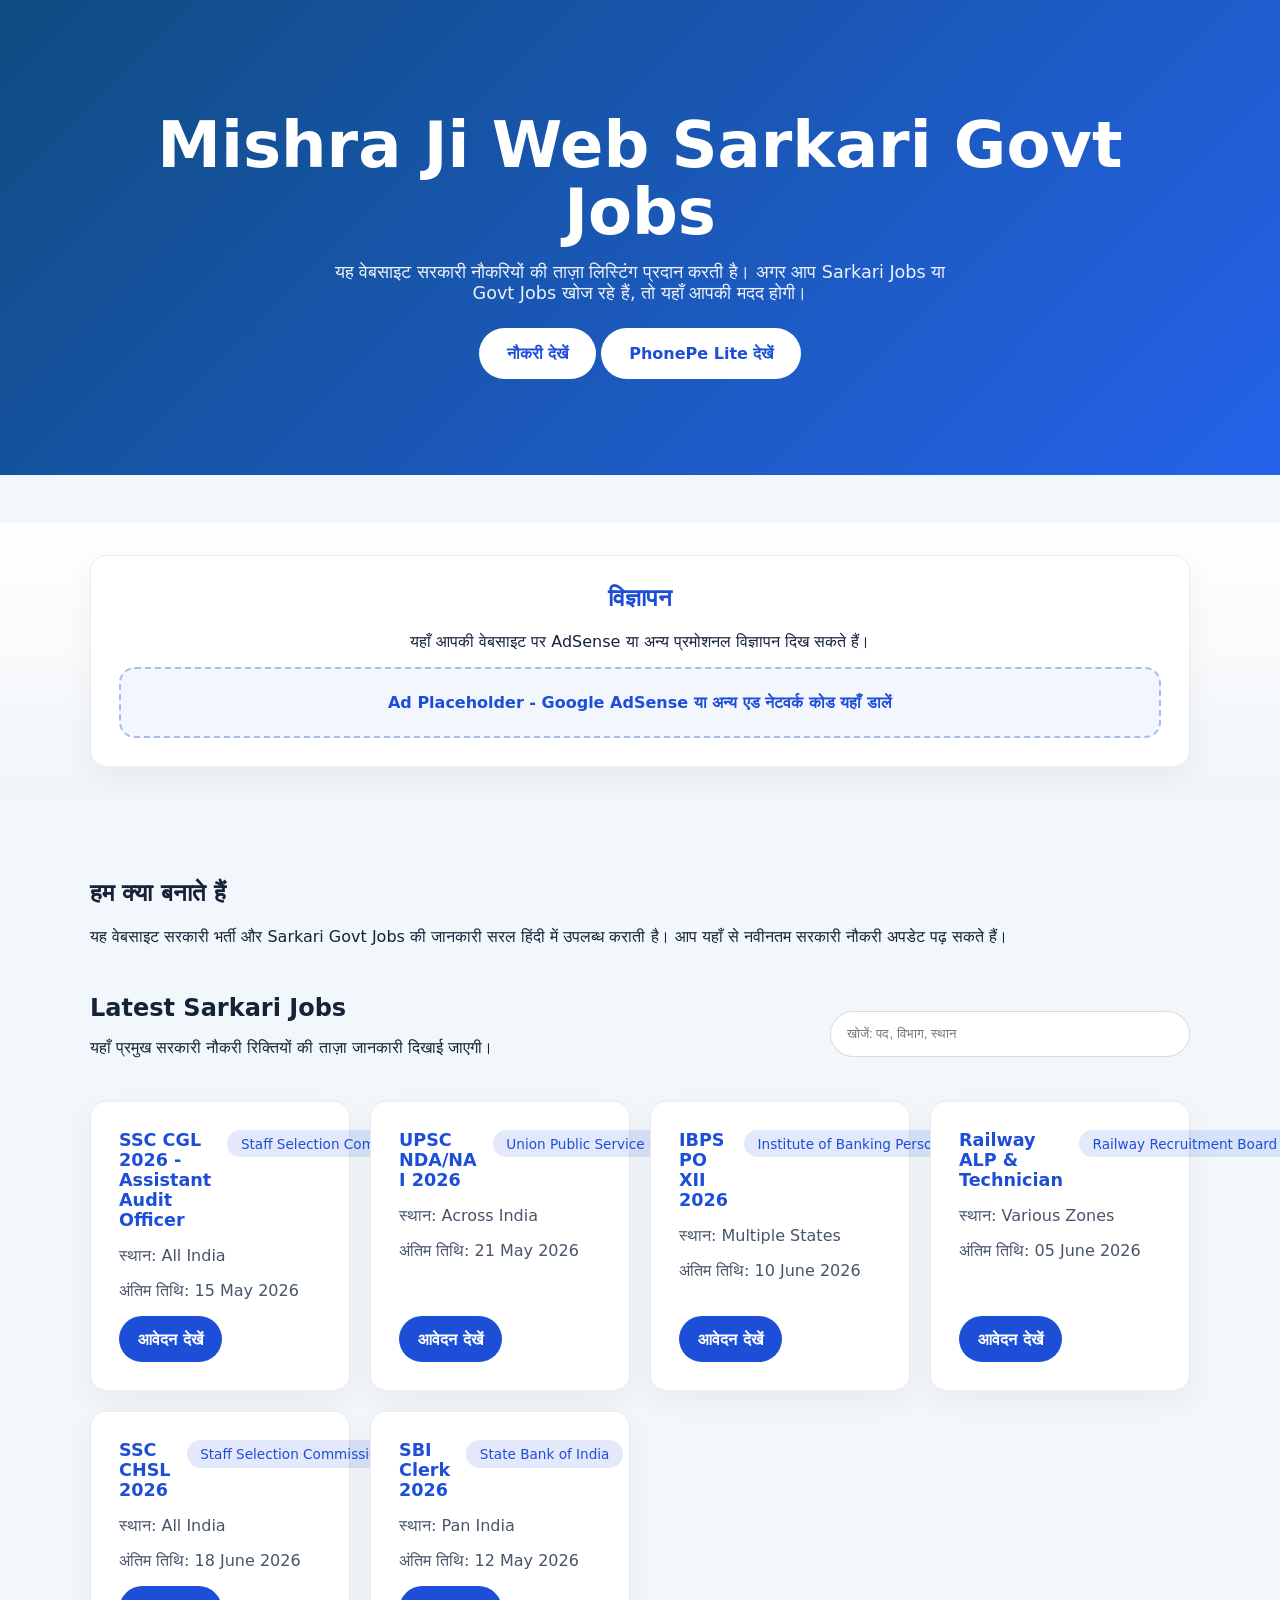
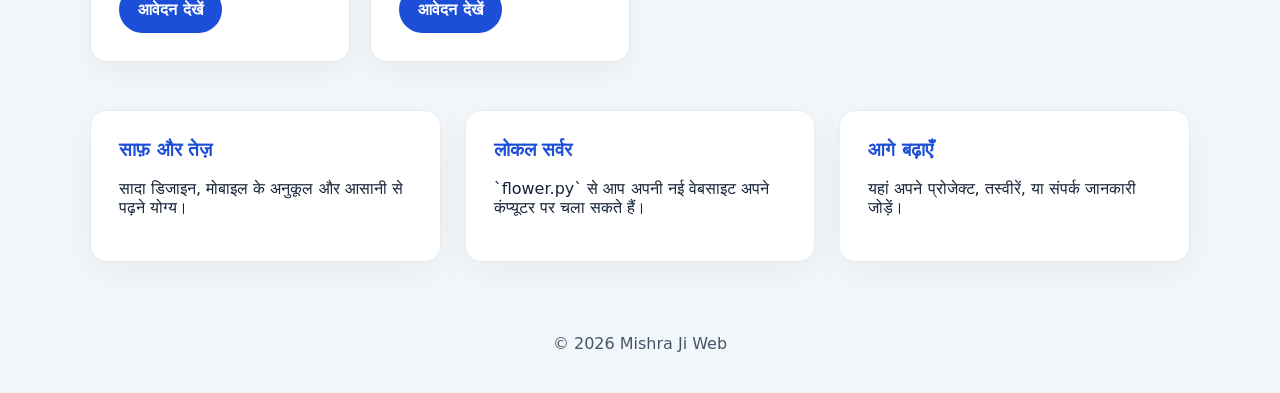
<file: index.html>
<!doctype html>
<html lang="hi">
<head>
  <meta charset="utf-8">
  <meta name="viewport" content="width=device-width, initial-scale=1">
  <title>Mishra Ji Web | Sarkari Govt Jobs</title>
  <meta name="description" content="Mishra Ji Web पर ताज़ा सरकारी भर्ती जानकारी और Sarkari Govt Jobs लिस्टिंग देखें। SSC, UPSC, IBPS, Railway जैसी नौकरियों के अपडेट यहाँ उपलब्ध हैं।">
  <meta name="keywords" content="Mishra Ji Web, Sarkari Jobs, Govt Jobs, सरकारी नौकरी, SSC, UPSC, IBPS, Railway, Sarkari Naukri">
  <link rel="stylesheet" href="styles.css">
  <script src="jobs.js" defer></script>
  <link rel="canonical" href="https://amishra96361-ui.github.io/mishra-ji-web/">
</head>
<body>
  <header class="hero">
    <div class="container">
      <h1>Mishra Ji Web Sarkari Govt Jobs</h1>
      <p>यह वेबसाइट सरकारी नौकरियों की ताज़ा लिस्टिंग प्रदान करती है। अगर आप Sarkari Jobs या Govt Jobs खोज रहे हैं, तो यहाँ आपकी मदद होगी।</p>
      <a class="button" href="#jobs">नौकरी देखें</a>
      <a class="button" href="phonepe.html">PhonePe Lite देखें</a>
    </div>
  </header>

  <section class="ad-section">
    <div class="container ad-card">
      <h2>विज्ञापन</h2>
      <p>यहाँ आपकी वेबसाइट पर AdSense या अन्य प्रमोशनल विज्ञापन दिख सकते हैं।</p>
      <div class="ad-placeholder">
        Ad Placeholder - Google AdSense या अन्य एड नेटवर्क कोड यहाँ डालें
      </div>
      <!--
      Example AdSense code:
      <script async src="https://pagead2.googlesyndication.com/pagead/js/adsbygoogle.js"></script>
      <ins class="adsbygoogle"
           style="display:block"
           data-ad-client="ca-pub-XXXXXXXXXXXX"
           data-ad-slot="1234567890"
           data-ad-format="auto"
           data-full-width-responsive="true"></ins>
      <script>
           (adsbygoogle = window.adsbygoogle || []).push({});
      </script>
      -->
    </div>
  </section>

  <main class="container">
    <section id="about">
      <h2>हम क्या बनाते हैं</h2>
      <p>यह वेबसाइट सरकारी भर्ती और Sarkari Govt Jobs की जानकारी सरल हिंदी में उपलब्ध कराती है। आप यहाँ से नवीनतम सरकारी नौकरी अपडेट पढ़ सकते हैं।</p>
    </section>

    <section id="jobs">
      <div class="section-header">
        <div>
          <h2>Latest Sarkari Jobs</h2>
          <p>यहाँ प्रमुख सरकारी नौकरी रिक्तियों की ताज़ा जानकारी दिखाई जाएगी।</p>
        </div>
        <input id="job-search" type="search" placeholder="खोजें: पद, विभाग, स्थान">
      </div>
      <div id="job-list" class="jobs-grid"></div>
    </section>

    <section class="features">
      <article>
        <h3>साफ़ और तेज़</h3>
        <p>सादा डिजाइन, मोबाइल के अनुकूल और आसानी से पढ़ने योग्य।</p>
      </article>
      <article>
        <h3>लोकल सर्वर</h3>
        <p>`flower.py` से आप अपनी नई वेबसाइट अपने कंप्यूटर पर चला सकते हैं।</p>
      </article>
      <article>
        <h3>आगे बढ़ाएँ</h3>
        <p>यहां अपने प्रोजेक्ट, तस्वीरें, या संपर्क जानकारी जोड़ें।</p>
      </article>
    </section>
  </main>

  <footer>
    <p>© 2026 Mishra Ji Web</p>
  </footer>
</body>
</html>
</file>
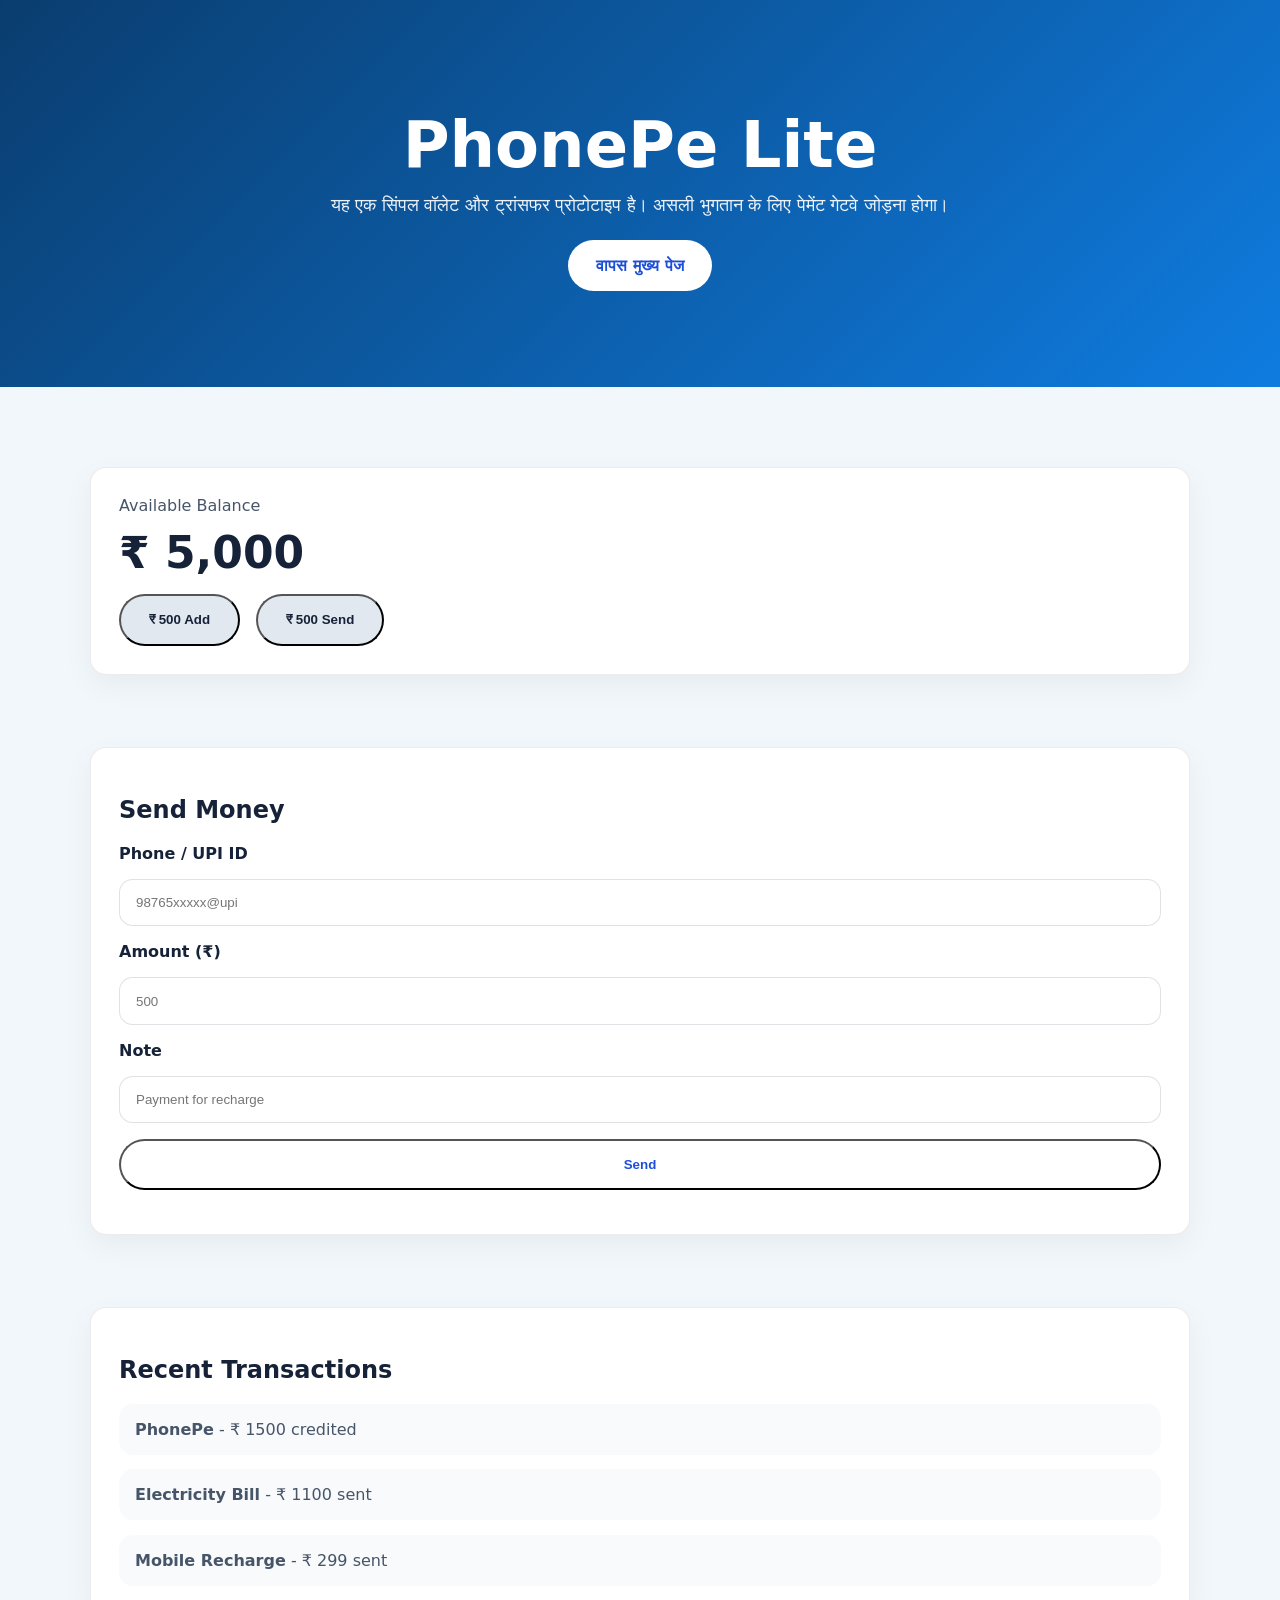
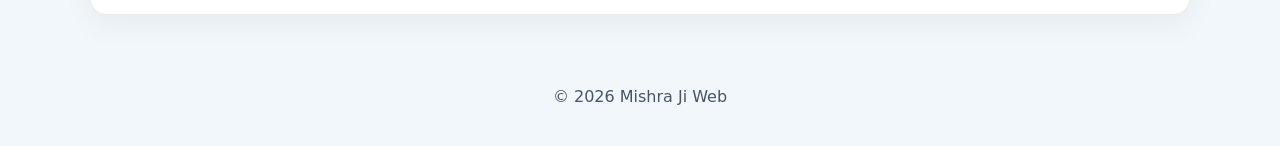
<file: phonepe.html>
<!doctype html>
<html lang="hi">
<head>
  <meta charset="utf-8">
  <meta name="viewport" content="width=device-width, initial-scale=1">
  <title>PhonePe Lite - Mishra Ji Web</title>
  <link rel="stylesheet" href="styles.css">
  <script src="phonepe.js" defer></script>
</head>
<body>
  <header class="hero phonepe-hero">
    <div class="container">
      <h1>PhonePe Lite</h1>
      <p>यह एक सिंपल वॉलेट और ट्रांसफर प्रोटोटाइप है। असली भुगतान के लिए पेमेंट गेटवे जोड़ना होगा।</p>
      <a class="button" href="index.html">वापस मुख्य पेज</a>
    </div>
  </header>

  <main class="container phonepe-container">
    <section class="wallet-card">
      <div class="wallet-balance">
        <span>Available Balance</span>
        <h2 id="wallet-balance">₹ 5,000</h2>
      </div>
      <div class="wallet-actions">
        <button id="quick-add" class="button secondary">₹ 500 Add</button>
        <button id="quick-send" class="button secondary">₹ 500 Send</button>
      </div>
    </section>

    <section class="transfer-card">
      <h2>Send Money</h2>
      <form id="transfer-form">
        <label>Phone / UPI ID</label>
        <input id="upi-id" type="text" placeholder="98765xxxxx@upi" required>

        <label>Amount (₹)</label>
        <input id="amount" type="number" placeholder="500" min="1" required>

        <label>Note</label>
        <input id="note" type="text" placeholder="Payment for recharge">

        <button class="button">Send</button>
      </form>
      <p id="transfer-message" class="message"></p>
    </section>

    <section class="history-card">
      <h2>Recent Transactions</h2>
      <ul id="transaction-list">
        <li><strong>PhonePe</strong> - ₹ 1500 credited</li>
        <li><strong>Electricity Bill</strong> - ₹ 1100 sent</li>
        <li><strong>Mobile Recharge</strong> - ₹ 299 sent</li>
      </ul>
    </section>
  </main>

  <footer>
    <p>© 2026 Mishra Ji Web</p>
  </footer>
</body>
</html>
</file>
<file: styles.css>
:root {
  --bg: #f2f7fb;
  --surface: #ffffff;
  --text: #152238;
  --accent: #1d4ed8;
  --muted: #475569;
}

* {
  box-sizing: border-box;
}

html {
  scroll-behavior: smooth;
}

body {
  margin: 0;
  font-family: Inter, system-ui, sans-serif;
  background: var(--bg);
  color: var(--text);
}

.container {
  width: min(1100px, calc(100% - 2rem));
  margin: 0 auto;
  padding: 2rem 0;
}

.hero {
  background: linear-gradient(135deg, #0f4c81 0%, #2563eb 100%);
  color: #ffffff;
  padding: 5rem 0 4rem;
  text-align: center;
}

.phonepe-hero {
  background: linear-gradient(135deg, #0a3d6f 0%, #0f7ce0 100%);
}

.hero h1 {
  margin: 0 0 1rem;
  font-size: clamp(2.5rem, 5vw, 4rem);
  line-height: 1.05;
}

.hero p {
  margin: 0 auto 1.5rem;
  max-width: 40rem;
  font-size: 1.1rem;
  color: rgba(255, 255, 255, 0.92);
}

.button {
  display: inline-block;
  background: #ffffff;
  color: var(--accent);
  padding: 1rem 1.75rem;
  border-radius: 999px;
  text-decoration: none;
  font-weight: 700;
  transition: transform 0.18s ease, box-shadow 0.18s ease;
}

.button:hover {
  transform: translateY(-2px);
  box-shadow: 0 18px 40px rgba(15, 23, 42, 0.16);
}

.ad-section {
  background: linear-gradient(180deg, rgba(255,255,255,0.96), rgba(241,245,249,0.96));
  padding: 2rem 0;
}

.ad-card {
  background: var(--surface);
  border: 1px solid rgba(15, 23, 42, 0.08);
  border-radius: 1rem;
  padding: 1.75rem;
  box-shadow: 0 10px 30px rgba(15, 23, 42, 0.05);
  text-align: center;
}

.ad-card h2 {
  margin-top: 0;
  color: var(--accent);
}

.ad-placeholder {
  margin-top: 1rem;
  padding: 1.5rem;
  border: 2px dashed rgba(29, 78, 216, 0.35);
  border-radius: 1rem;
  background: rgba(29, 78, 216, 0.05);
  color: var(--accent);
  font-weight: 700;
}

section {
  margin-top: 3rem;
}

.section-header {
  display: flex;
  align-items: center;
  justify-content: space-between;
  gap: 1rem;
  flex-wrap: wrap;
}

.section-header h2 {
  margin: 0;
}

.section-header input {
  min-width: 240px;
  flex: 1;
  max-width: 360px;
  padding: 0.9rem 1rem;
  border-radius: 999px;
  border: 1px solid rgba(15, 23, 42, 0.15);
  outline: none;
}

.jobs-grid {
  display: grid;
  gap: 1.25rem;
  margin-top: 1.75rem;
  grid-template-columns: repeat(auto-fit, minmax(250px, 1fr));
}

.job-card {
  background: var(--surface);
  border: 1px solid rgba(15, 23, 42, 0.08);
  border-radius: 1rem;
  padding: 1.75rem;
  box-shadow: 0 10px 30px rgba(15, 23, 42, 0.05);
  display: flex;
  flex-direction: column;
  gap: 1rem;
}

.job-card-top {
  display: flex;
  align-items: flex-start;
  justify-content: space-between;
  gap: 1rem;
}

.job-card h3 {
  margin: 0;
  font-size: 1.1rem;
}

.job-badge {
  background: rgba(29, 78, 216, 0.12);
  color: var(--accent);
  border-radius: 999px;
  padding: 0.35rem 0.85rem;
  font-size: 0.85rem;
  white-space: nowrap;
}

.job-meta {
  margin: 0;
  color: var(--muted);
}

.job-footer {
  margin-top: auto;
}

.job-link {
  display: inline-block;
  text-decoration: none;
  color: #ffffff;
  background: var(--accent);
  padding: 0.85rem 1.2rem;
  border-radius: 999px;
  font-weight: 700;
}

.job-link:hover {
  opacity: 0.95;
}

.empty-state {
  color: var(--muted);
  font-size: 1rem;
}

.features {
  display: grid;
  gap: 1.5rem;
  grid-template-columns: repeat(auto-fit, minmax(220px, 1fr));
}

article {
  background: var(--surface);
  border: 1px solid rgba(15, 23, 42, 0.08);
  border-radius: 1rem;
  padding: 1.75rem;
  box-shadow: 0 10px 40px rgba(15, 23, 42, 0.05);
}

article h3 {
  margin-top: 0;
  color: var(--accent);
}

footer {
  text-align: center;
  padding: 1.5rem 0;
  color: var(--muted);
}

@media (max-width: 640px) {
  .container {
    padding: 1rem 0;
  }

  .hero {
    padding: 3rem 0 2rem;
  }
}

.phonepe-container {
  display: grid;
  gap: 1.5rem;
}

.wallet-card,
.transfer-card,
.history-card {
  background: var(--surface);
  border: 1px solid rgba(15, 23, 42, 0.08);
  border-radius: 1rem;
  padding: 1.75rem;
  box-shadow: 0 10px 30px rgba(15, 23, 42, 0.05);
}

.wallet-balance span {
  display: block;
  color: var(--muted);
  margin-bottom: 0.75rem;
}

.wallet-balance h2 {
  margin: 0;
  font-size: 2.75rem;
}

.wallet-actions {
  display: flex;
  gap: 1rem;
  flex-wrap: wrap;
  margin-top: 1rem;
}

.button.secondary {
  background: #e2e8f0;
  color: var(--text);
}

.transfer-card form {
  display: grid;
  gap: 1rem;
}

.transfer-card label {
  font-weight: 700;
}

.transfer-card input {
  width: 100%;
  padding: 0.95rem 1rem;
  border-radius: 0.85rem;
  border: 1px solid rgba(15, 23, 42, 0.12);
}

.history-card ul {
  list-style: none;
  margin: 0;
  padding: 0;
  display: grid;
  gap: 0.9rem;
}

.history-card li {
  background: #f8fafc;
  border-radius: 0.9rem;
  padding: 1rem;
  color: var(--muted);
}

.message {
  margin-top: 1rem;
  font-weight: 700;
}

.message.success {
  color: #0f766e;
}

.message.error {
  color: #b91c1c;
}

@media (max-width: 768px) {
  .phonepe-container {
    grid-template-columns: 1fr;
  }
}
</file>
